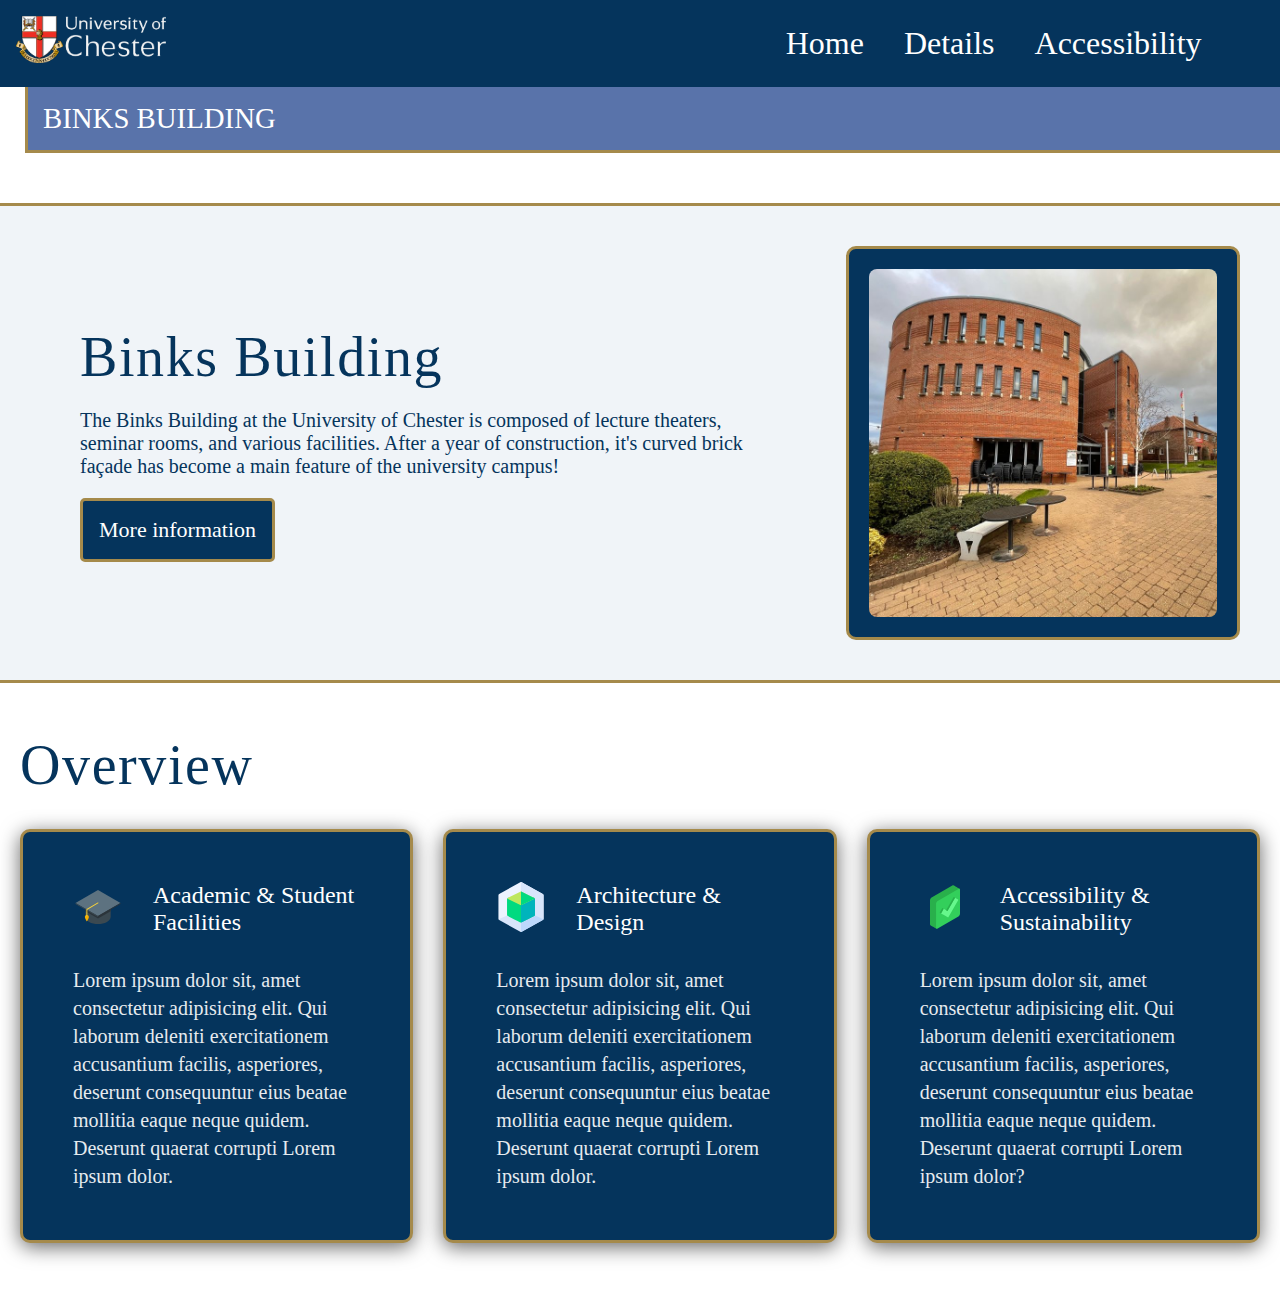
<file: index.html>
<!DOCTYPE html>
<html lang="en">

<head>
    <meta charset="UTF-8">
    <meta name="viewport" content="width=device-width, initial-scale=1.0">
    <link rel="stylesheet" href="styles.css">
    <title>Binks Building | Chester University</title>
</head>

<body>
    <!-- Header/nav-->
    <nav>
        <a href="https://www.chester.ac.uk/" target="_blank"><img src="./img/university-logo.png" alt="University of Chester logo" width="150px", height="auto"></a>
        <ul>
            <li><a href="index.html">Home</a></li>
            <li><a href="details.html">Details</a></li>
            <li><a href="accessibility.html">Accessibility</a></li>
        </ul>
    </nav>
    <header>
        <h2>BINKS BUILDING</h2>    
    </header>

    <!-- Hero -->
    <section class="hero">
        <!-- PLACEHOLDER IMG: REPLACE -->
        <div class="hero-txt">
            <h1>Binks Building</h1>
            <p>The Binks Building at the University of Chester is composed of lecture theaters, seminar rooms, and various facilities. After a year of construction, it's curved brick façade has become a main feature of 
            the university campus!</p>
            <a href="details.html" class="btn">More information</a>
        </div>
        <aside>
            <img src="./img/binks_1_placeholder 1.png" alt="PLACEHOLDER IMAGE" width="600" height="auto">
        </aside>
    </section>

    <br>

    <!-- Cards -->
    <div class="container">
        <h1 class="cards-title">Overview</h1>
        <section class="info-cards">
            <div class="info-card">
                <div class="card-title">
                    <img src="./img/diploma.svg" alt="Diploma icon" height="50px" width="auto">
                    <h3>Academic & Student Facilities</h3>
                </div>  
                <div class="card-info">
                    <p>
                        Lorem ipsum dolor sit, amet consectetur adipisicing elit. Qui laborum deleniti exercitationem 
                        accusantium facilis, asperiores, deserunt consequuntur eius beatae mollitia eaque neque quidem. 
                        Deserunt quaerat corrupti Lorem ipsum dolor.
                    </p>
                </div>
            </div>
            <div class="info-card">
                <div class="card-title">
                    <img src="./img/blueprint.svg" alt="Architecture icon" height="50px" width="auto">
                    <h3>Architecture & Design</h3>
                </div>  
                <div class="card-info">
                    <p>
                        Lorem ipsum dolor sit, amet consectetur adipisicing elit. Qui laborum deleniti exercitationem 
                        accusantium facilis, asperiores, deserunt consequuntur eius beatae mollitia eaque neque quidem. 
                        Deserunt quaerat corrupti Lorem ipsum dolor.
                    </p>
                </div>
            </div>
            <div class="info-card">
                <div class="card-title">
                    <img src="./img/eco.svg" alt="Sustainability icon" height="50px" width="auto">
                    <h3>Accessibility & Sustainability</h3>
                </div>  
                <div class="card-info">
                    <p>
                        Lorem ipsum dolor sit, amet consectetur adipisicing elit. Qui laborum deleniti exercitationem 
                        accusantium facilis, asperiores, deserunt consequuntur eius beatae mollitia eaque neque quidem. 
                        Deserunt quaerat corrupti Lorem ipsum dolor?
                    </p>
                </div>
            </div>
        </section>
    </div>

    <!-- footer -->
    <footer>

    </footer>
</body>
</html>
</file>
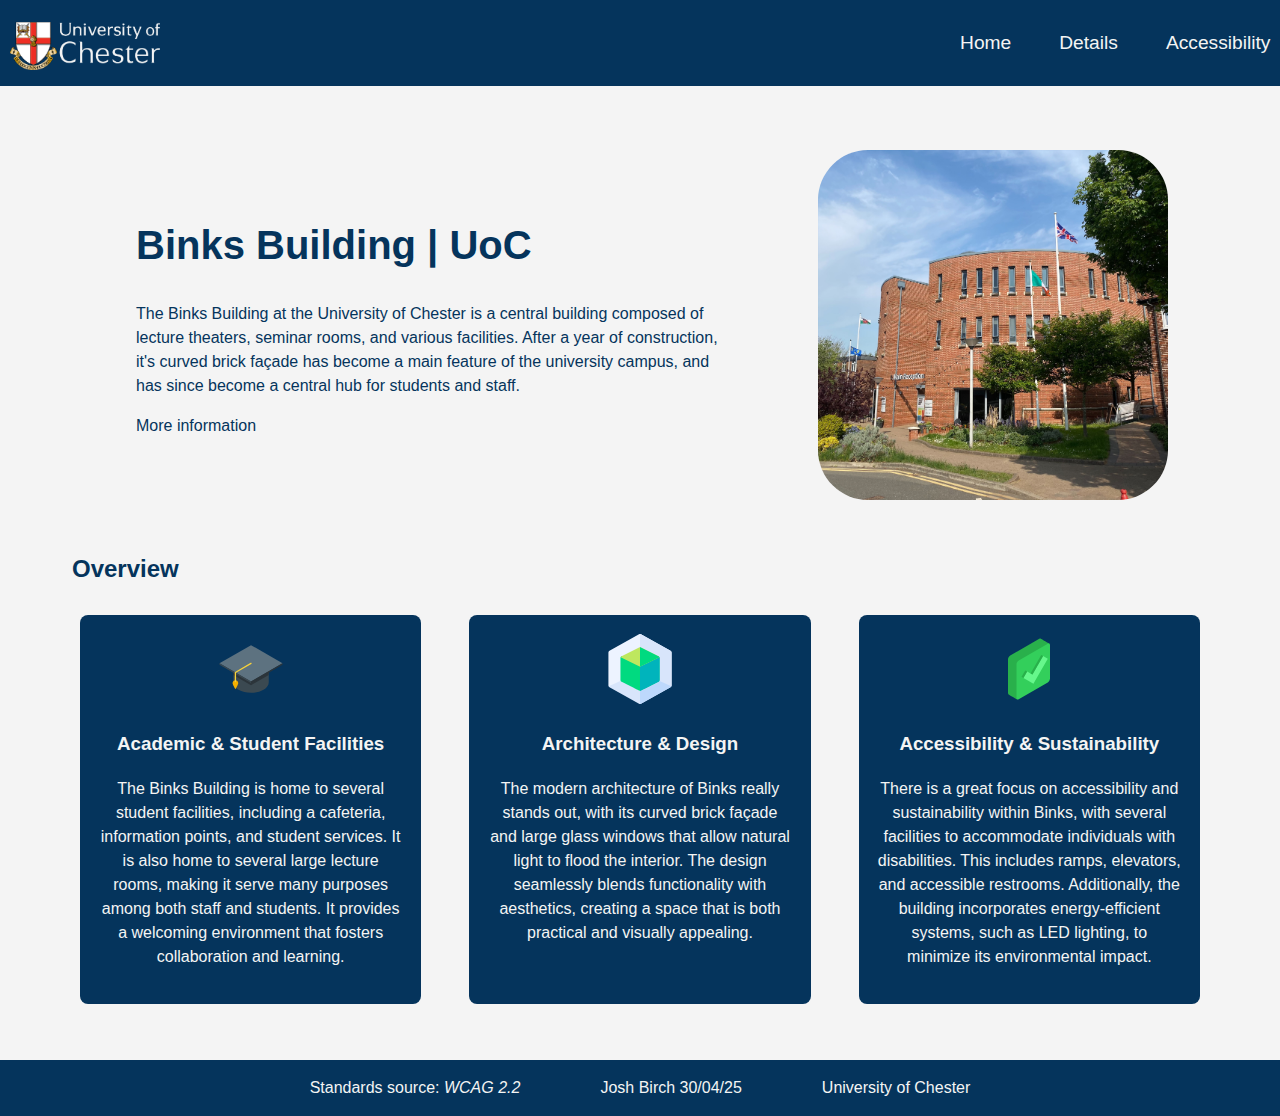
<file: binks-building-website/index.html>
<!DOCTYPE html>
<html lang="en">

<head>
    <meta charset="UTF-8">
    <meta name="viewport" content="width=device-width, initial-scale=1.0">
    <link rel="stylesheet" href="./css/styles.css">
    <title>Binks Building | Chester University</title>
</head>

<body>
    <!-- Header/nav-->
    <header>
        <nav>
            <div class="university-link">
                <a href="index.html"><img src="./img/university-logo.png" alt="University of Chester logo" width="150" height="48"></a>
            </div>
            <ul>
                <li><a href="#">Home</a></li>
                <li><a href="details.html">Details</a></li>
                <li><a href="accessibility.html">Accessibility</a></li>
            </ul>
        </nav>
    </header>

    <!-- Hero -->
    <main aria-labelledby="home-page">
        <section class="hero">
            <div class="content">
                <h1 id="home-page">Binks Building | UoC</h1>
                <p>The Binks Building at the University of Chester is a central building composed of lecture theaters, seminar rooms, and various facilities. After a year of construction, it's curved brick façade has become a main feature of the university campus, and has since become a central hub for students and staff.</p>
                <a href="details.html" class="info-link">More information</a>
            </div>
            <aside>
                <img src="./img/binks-front.jpeg" alt="Front of the Binks Building at University of Chester" width="350" height="350">
            </aside>
        </section>
    
        <br>

        <!-- Cards -->
        <h2 id="overview-heading">Overview</h2>
        <section aria-labelledby="overview-heading" class="overview">
            <article>
                <img src="./img/diploma.svg" alt="Diploma icon" height="70" width="70">
                <h3>Academic & Student Facilities</h3>
                <p>
                    The Binks Building is home to several student facilities, including a cafeteria, information points,
                    and student services. It is also home to several large lecture rooms, making it serve many purposes
                    among both staff and students. It provides a welcoming environment that fosters collaboration and learning.
                </p>
            </article>
            <article>
                <img src="./img/blueprint.svg" alt="Architecture icon" height="70" width="70">
                <h3>Architecture & Design</h3>
                <p>
                    The modern architecture of Binks really stands out, with its curved brick façade and large glass windows that allow natural light to flood the interior. The design seamlessly blends functionality with aesthetics, creating a space that is both practical and visually appealing.
                </p>
            </article>
            <article>
                <img src="./img/eco.svg" alt="Sustainability icon" height="70" width="70">
                <h3>Accessibility & Sustainability</h3>
                <p>
                    There is a great focus on accessibility and sustainability within Binks, with several facilities 
                    to accommodate individuals with disabilities. This includes ramps, elevators, and accessible restrooms. Additionally, the building incorporates energy-efficient systems, such as LED lighting, to minimize its environmental impact.
                </p>
            </article>
        </section>
    </main>
    <footer>
        <p>Standards source: <cite><a href="https://www.w3.org/WAI/WCAG22/quickref/" target="_blank">WCAG 2.2</a></cite></p>
        <p>Josh Birch <time datetime="30-04-2025">30/04/25</time></p>
        <p><a href="https://chester.ac.uk/" target="_blank">University of Chester</a></p>
    </footer>
</body>
</html>
</file>
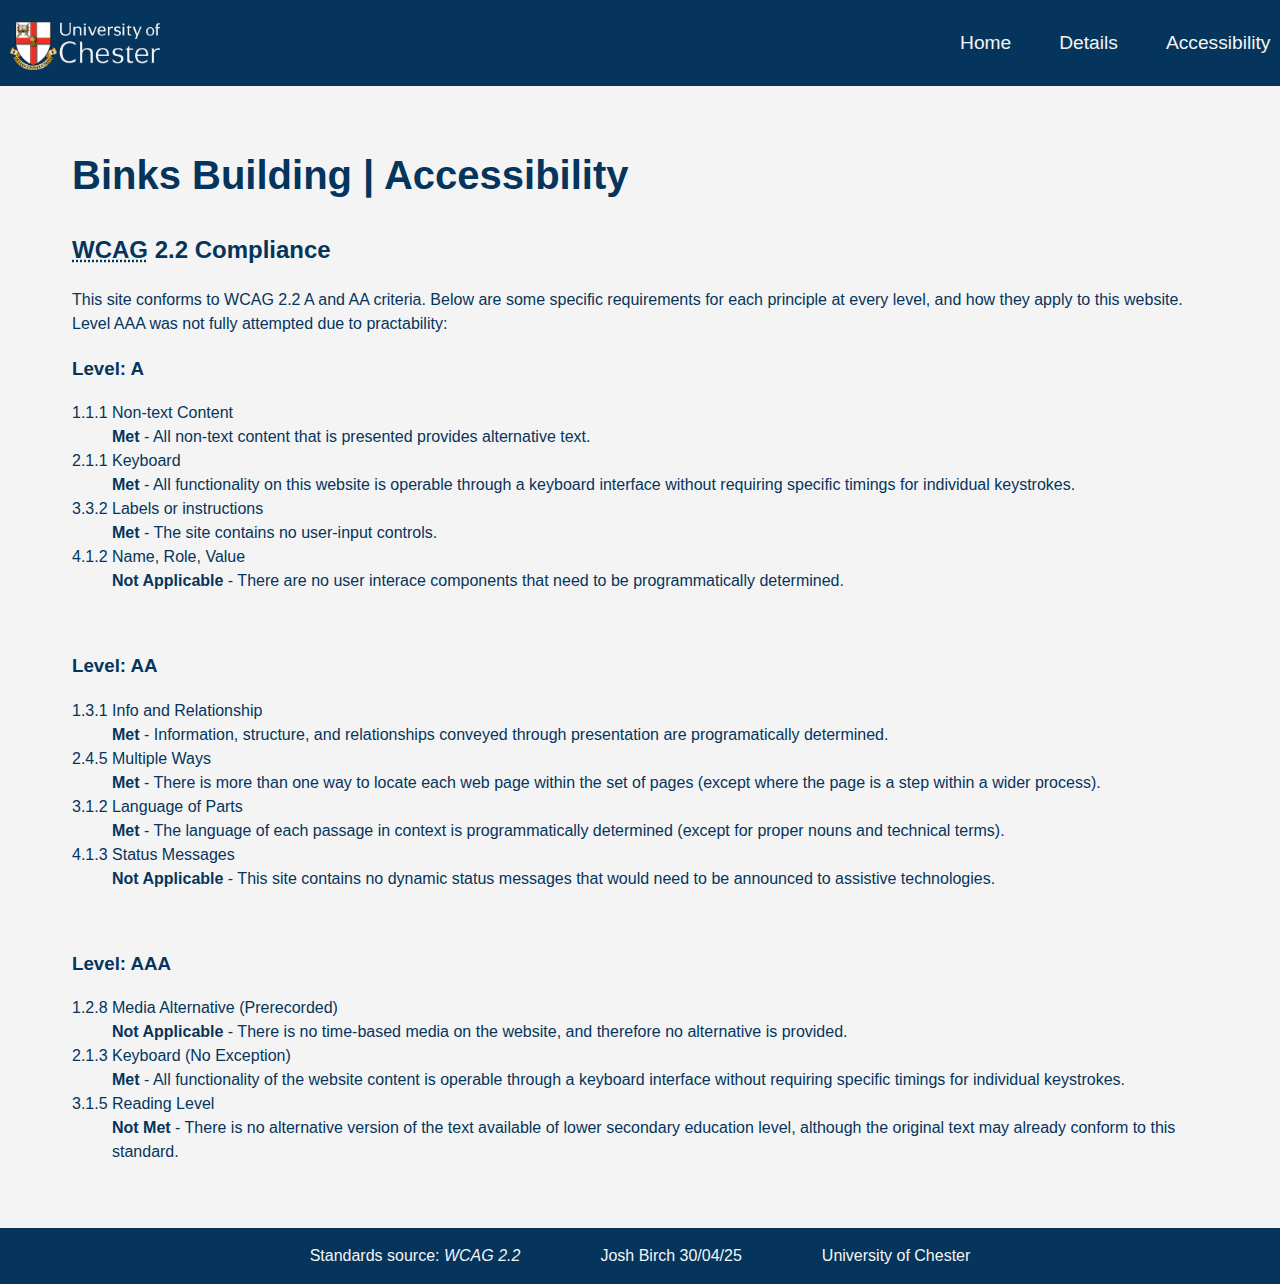
<file: accessibility.html>
<!DOCTYPE html>
<html lang="en">

<head>
    <meta charset="UTF-8">
    <meta name="viewport" content="width=device-width, initial-scale=1.0">
    <link rel="stylesheet" href="./css/styles.css">
    <title>Accessibility | Binks Building</title>
</head>

<body class="accessibility">
    <!-- Header/nav-->
    <header>
        <nav>
            <div class="university-link">
                <a href="index.html"><img src="./img/university-logo.png" alt="University of Chester logo" width="150" height="48"></a>
            </div>
            <ul>
                <li><a href="index.html">Home</a></li>
                <li><a href="details.html">Details</a></li>
                <li><a href="accessibility.html">Accessibility</a></li>
            </ul>
        </nav>
    </header> 

    <main aria-labelledby="accessibility-page">
        <h1 id="accessibility-page">Binks Building | Accessibility</h1>
        <section>
            <h2><abbr title="Web Content Accessibility Guidelines">WCAG</abbr> 2.2 Compliance</h2>
            <p>This site conforms to WCAG 2.2 A and AA criteria. Below are some specific requirements for each principle at every level, and how they apply to this website. Level AAA was not fully attempted due to practability:</p>

            <h3>Level: A</h3>
            <dl>
                <dt>1.1.1 Non-text Content</dt>
                <dd><strong>Met</strong> - All non-text content that is presented provides alternative text.</dd>

                <dt>2.1.1 Keyboard</dt>
                <dd><strong>Met</strong> - All functionality on this website is operable through a keyboard interface without requiring specific timings for individual keystrokes.</dd>

                <dt>3.3.2 Labels or instructions</dt>
                <dd><strong>Met</strong> - The site contains no user-input controls.</dd>

                <dt>4.1.2 Name, Role, Value</dt>
                <dd><strong>Not Applicable</strong> - There are no user interace components that need to be programmatically determined.</dd>
            </dl>
            <br>
            <h3>Level: AA</h3>
            <dl>
                <dt>1.3.1 Info and Relationship</dt>
                <dd><strong>Met</strong> - Information, structure, and relationships conveyed through presentation are programatically determined.</dd>
                
                <dt>2.4.5 Multiple Ways</dt>
                <dd><strong>Met</strong> - There is more than one way to locate each web page within the set of pages (except where the page is a step within a wider process).</dd>
                
                <dt>3.1.2 Language of Parts</dt>
                <dd><strong>Met</strong> - The language of each passage in context is programmatically determined (except for proper nouns and technical terms).</dd>
                
                <dt>4.1.3 Status Messages</dt>
                <dd><strong>Not Applicable</strong> - This site contains no dynamic status messages that would need to be announced to assistive technologies.</dd>
            </dl>
            <br>
            <h3>Level: AAA</h3>
            <dl>
                <dt>1.2.8 Media Alternative (Prerecorded)</dt>
                <dd><strong>Not Applicable</strong> - There is no time-based media on the website, and therefore no alternative is provided.</dd>
                
                <dt>2.1.3 Keyboard (No Exception)</dt>
                <dd><strong>Met</strong> - All functionality of the website content is operable through a keyboard interface without requiring specific timings for individual keystrokes.</dd>
                
                <dt>3.1.5 Reading Level</dt>
                <dd><strong>Not Met</strong> - There is no alternative version of the text available of lower secondary education level, although the original text may already conform to this standard.</dd>
            </dl>
        </section>
    </main>
    <footer>
        <p>Standards source: <cite><a href="https://www.w3.org/WAI/WCAG22/quickref/" target="_blank">WCAG 2.2</a></cite></p>
        <p>Josh Birch <time datetime="2025-04-30">30/04/25</time></p>
        <p><a href="https://chester.ac.uk/" target="_blank">University of Chester</a></p>
    </footer>
</body>
</html>
</file>
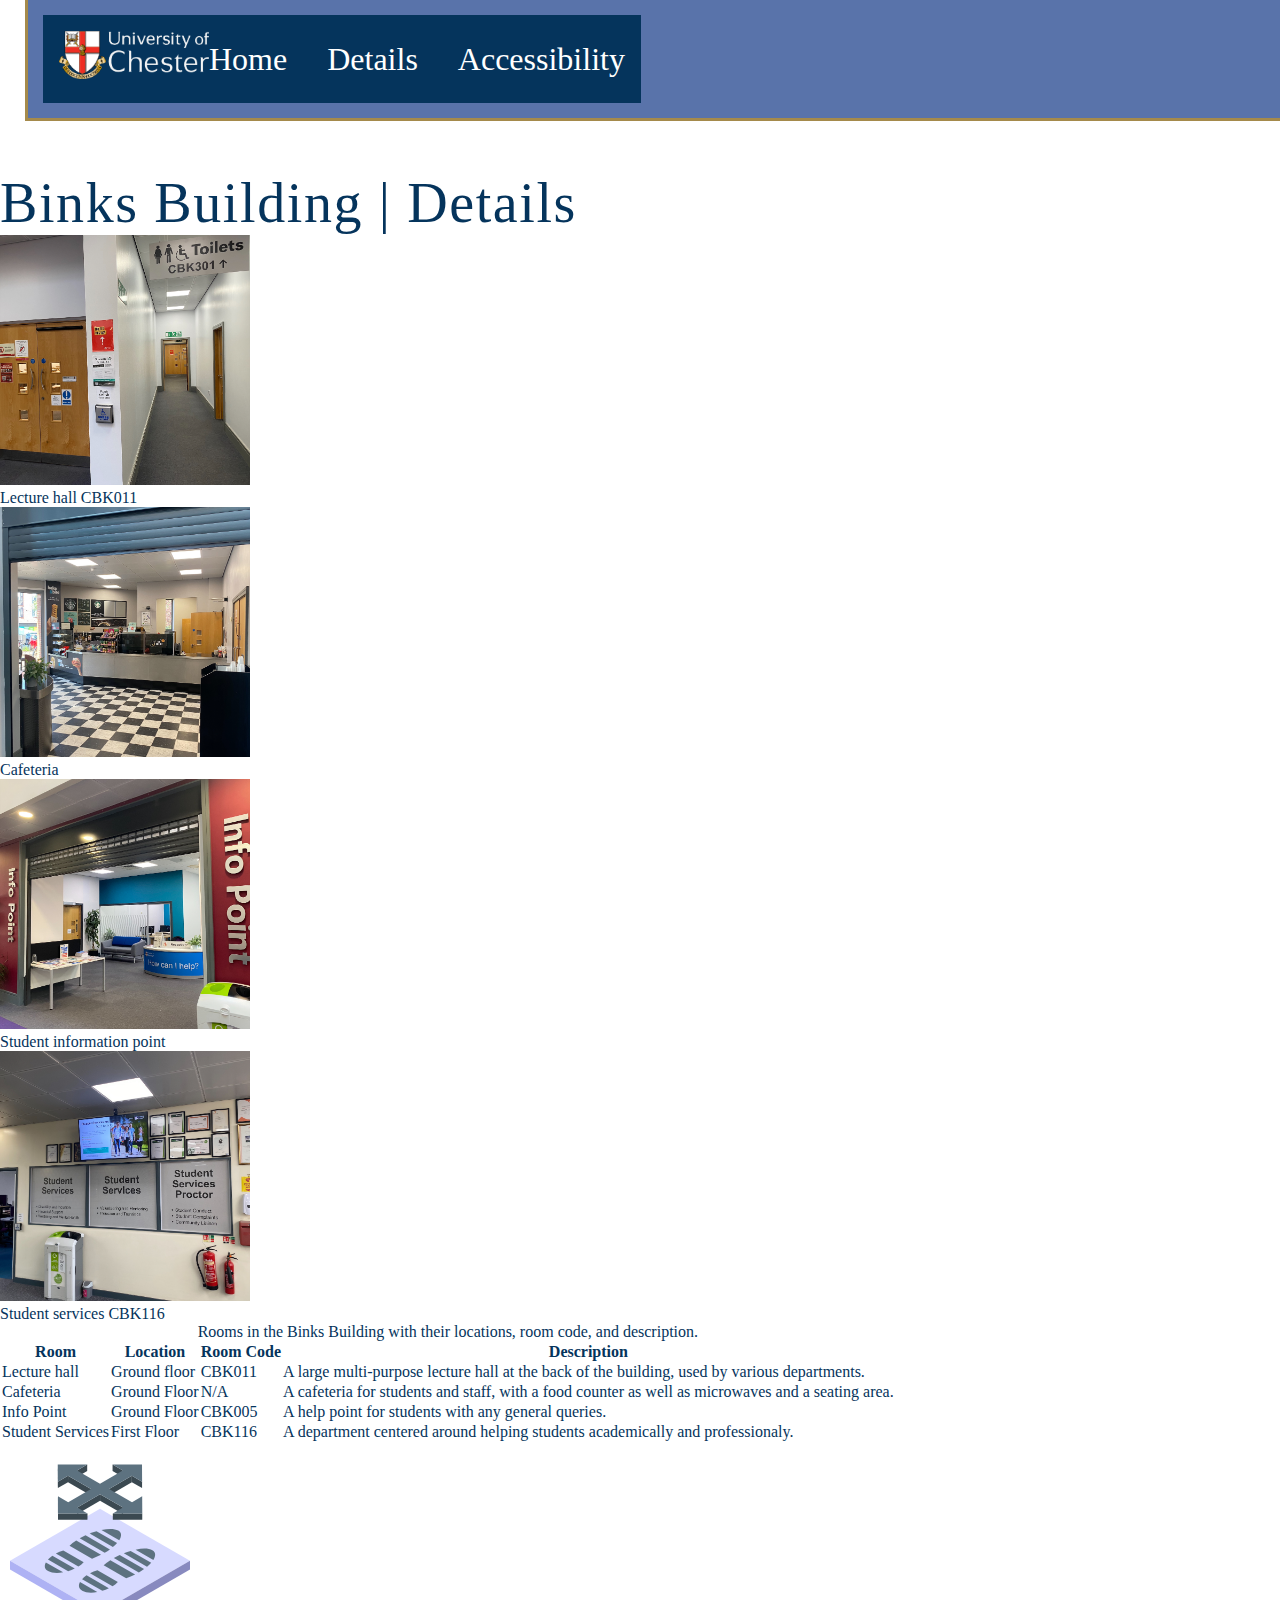
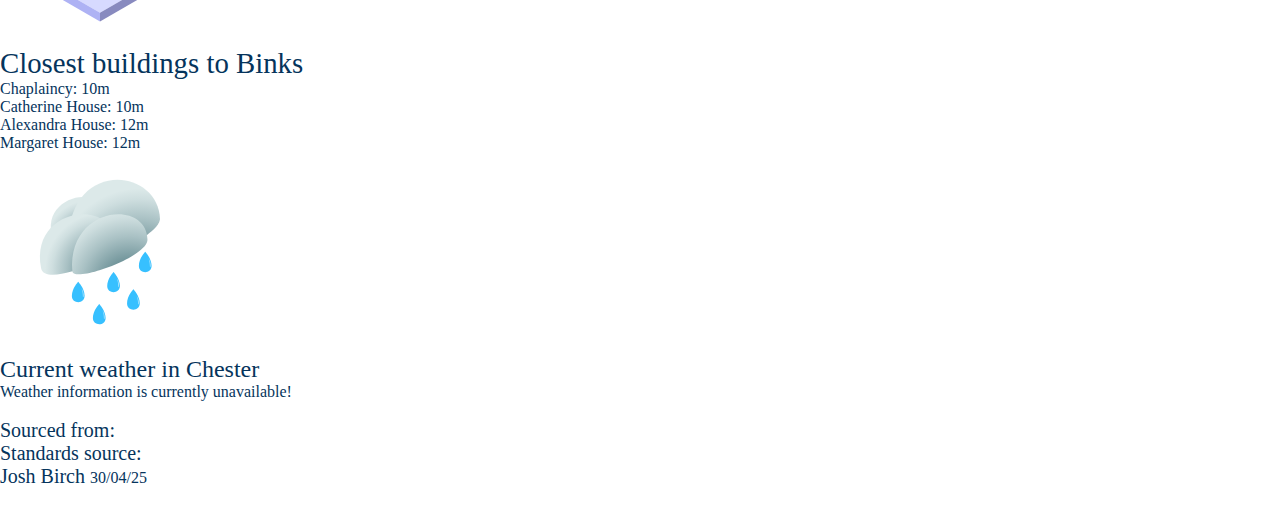
<file: details.html>
<!DOCTYPE html>
<html lang="en">

<head>
    <meta charset="UTF-8">
    <meta name="viewport" content="width=device-width, initial-scale=1.0">
    <link rel="stylesheet" href="styles.css">
    <title>Details | Binks Building</title>
</head>

<body class="details">
    <!-- Header/Nav -->
    <header>
        <nav>
            <div class="university-link">
                <a href="index.html"><img src="./img/university-logo.png" alt="University of Chester logo" width="150" height="48"></a>
            </div>
            <ul>
                <li><a href="index.html">Home</a></li>
                <li><a href="details.html">Details</a></li>
                <li><a href="accessibility.html">Accessibility</a></li>
            </ul>
        </nav>
    </header> 

    <!-- main -->
    <main>
        <h1>Binks Building | Details</h1>
        <!--separate these into equal panels -->
        <section class="panel-grid">
            <div class="panel img-panel">
                <div class="img-grid">
                    <figure>
                        <img src="./img/binks-lecture.jpeg" alt="Lecture hall CBK011 in the Binks Building." height="250" width="250">
                        <figcaption>Lecture hall CBK011</figcaption>
                    </figure>
                    <figure>    
                        <img src="./img/binks-caf-2.jpeg" alt="Cafeteria inside the Binks Building." height="250" width="250">
                        <figcaption>Cafeteria</figcaption>
                    </figure>
                    <figure>
                        <img src="./img/binks-info-points.jpeg" alt="Student information points inside Binks." height="250" width="250">
                        <figcaption>Student information point</figcaption>
                    </figure>
                    <figure>
                        <img src="./img/binks-student-services.jpeg" alt="Student services in the Binks building." height="250" width="250">
                        <figcaption>Student services CBK116</figcaption>
                    </figure>
                </div>
            </div>
            
            <div class="panel table-panel">
                <div class="table-container">
                    <table>
                        <caption>Rooms in the Binks Building with their locations, room code, and description.</caption>
                        <thead>
                            <tr>
                                <th>Room</th>
                                <th>Location</th>
                                <th>Room Code</th>
                                <th>Description</th>
                            </tr>
                        </thead>
                        <tbody>
                            <tr>
                                <td>Lecture hall</td>
                                <td>Ground floor</td>
                                <td>CBK011</td>
                                <td>A large multi-purpose lecture hall at the back of the building, used by various departments.</td>
                            </tr>
                            <tr>
                                <td>Cafeteria</td>
                                <td>Ground Floor</td>
                                <td>N/A</td>
                                <td>A cafeteria for students and staff, with a food counter as well as microwaves and a seating area.</td>
                            </tr>
                            <tr>
                                <td>Info Point</td>
                                <td>Ground Floor</td>
                                <td>CBK005</td>
                                <td>A help point for students with any general queries.</td>
                            </tr>
                            <tr>
                                <td>Student Services</td>
                                <td>First Floor</td>
                                <td>CBK116</td>
                                <td>A department centered around helping students academically and professionaly.</td>
                            </tr>
                        </tbody>
                    </table>
                </div>
            </div>
            
            <div class="panel distances-panel">
                <article class="building-distances">
                    <img src="./img/direction.svg" alt="Distance icon" width="200" height="200">
                <h2>Closest buildings to Binks</h2>
                <ol>
                    <li>Chaplaincy: 10m</li>
                    <li>Catherine House: 10m</li>
                    <li>Alexandra House: 12m</li>
                    <li>Margaret House: 12m</li>
                </ol>
                </article>
            </div>

            <div class="panel weather-panel">
                <div class="weather-container">
                    <img src="./img/sky.svg" alt="Weather icon" width="200" height="200">
                    <h3>Current weather in Chester</h3>
                    <div id="weather"></div><br>
                    <p>Sourced from: <a href="https://weatherstack.com" target="_blank">https://weatherstack.com/</a></p>
                </div>
            </div>
        </section>
    </main>

    <footer>
        <p>Standards source: <cite><a href="https://www.w3.org/WAI/WCAG22/quickref/" target="_blank">WCAG 2.2</a></cite></p>
        <p>Josh Birch <time datetime="30-04-2025">30/04/25</time></p>
        <p><a href="https://chester.ac.uk/" target="_blank">University of Chester</a></p>
    </footer>
    
<script src="weather.js"></script>
</body>
</html>
</file>
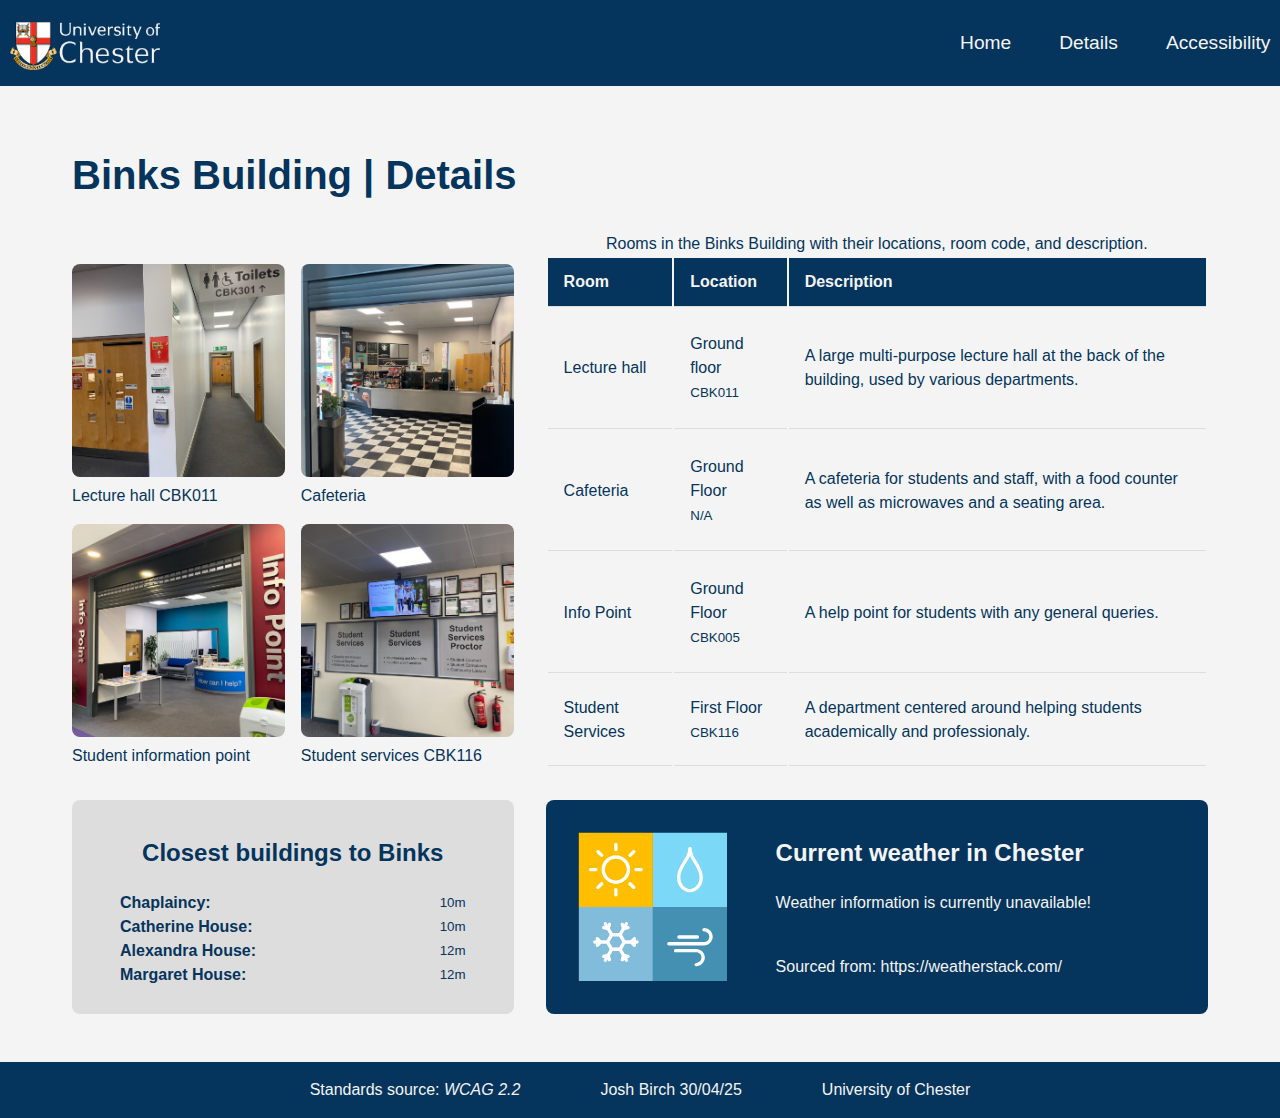
<file: binks-building-website/details.html>
<!DOCTYPE html>
<html lang="en">

<head>
    <meta charset="UTF-8">
    <meta name="viewport" content="width=device-width, initial-scale=1.0">
    <link rel="stylesheet" href="./css/styles.css">
    <title>Details | Binks Building</title>
</head>

<body class="details">
    <!-- Header/Nav -->
    <header>
        <nav>
            <div class="university-link">
                <a href="index.html"><img src="./img/university-logo.png" alt="University of Chester logo" width="150" height="48"></a>
            </div>
            <ul>
                <li><a href="index.html">Home</a></li>
                <li><a href="details.html">Details</a></li>
                <li><a href="accessibility.html">Accessibility</a></li>
            </ul>
        </nav>
    </header> 

    <!-- main -->
    <main aria-labelledby="details-page">
        <h1 id="details-page">Binks Building | Details</h1>
        <!--separate these into equal panels -->
        <section class="panel-grid">
            <div class="gallery">
                <figure>
                    <img src="./img/binks-lecture.jpeg" alt="Lecture hall CBK011 in the Binks Building." height="250" width="250">
                    <figcaption>Lecture hall CBK011</figcaption>
                </figure>
                <figure>    
                    <img src="./img/binks-caf-2.jpeg" alt="Cafeteria inside the Binks Building." height="250" width="250">
                    <figcaption>Cafeteria</figcaption>
                </figure>
                <figure>
                    <img src="./img/binks-info-points.jpeg" alt="Student information points inside Binks." height="250" width="250">
                    <figcaption>Student information point</figcaption>
                </figure>
                <figure>
                    <img src="./img/binks-student-services.jpeg" alt="Student services in the Binks building." height="250" width="250">
                    <figcaption>Student services CBK116</figcaption>
                </figure>
            </div>
                
            <table class="details-table">
                <caption>Rooms in the Binks Building with their locations, room code, and description.</caption>
                <thead>
                    <tr>
                        <th>Room</th>
                        <th>Location</th>
                        <th>Description</th>
                    </tr>
                </thead>
                <tbody>
                    <tr>
                        <td>Lecture hall</td>
                        <td>Ground floor<br><small>CBK011</small></td>
                        <td>A large multi-purpose lecture hall at the back of the building, used by various departments.</td>
                    </tr>
                    <tr>
                        <td>Cafeteria</td>
                        <td>Ground Floor<br><small>N/A</small></td>
                        <td>A cafeteria for students and staff, with a food counter as well as microwaves and a seating area.</td>
                    </tr>
                    <tr>
                        <td>Info Point</td>
                        <td>Ground Floor<br><small>CBK005</small></td>
                        <td>A help point for students with any general queries.</td>
                    </tr>
                    <tr>
                        <td>Student Services</td>
                        <td>First Floor<br><small>CBK116</small></td>
                        <td>A department centered around helping students academically and professionaly.</td>
                    </tr>
                </tbody>
            </table>

            <article class="nearby">

                <h2>Closest buildings to Binks</h2>
                <ol>
                    <li><strong>Chaplaincy: </strong><small>10m</small></li>
                    <li><strong>Catherine House: </strong><small>10m</small></li>
                    <li><strong>Alexandra House: </strong><small>12m</small></li>
                    <li><strong>Margaret House: </strong><small>12m</small></li>
                </ol>
            </article>

            <div class="weather">
                <img src="./img/weather-forecast.svg" alt="Weather icon" height="150" width="150">
                <h2>Current weather in Chester</h2>
                <div id="weather"></div><br>
                <p class="source">Sourced from: <a href="https://weatherstack.com" target="_blank">https://weatherstack.com/</a></p>
            </div>
        </section>
    </main>

    <footer>
        <p>Standards source: <cite><a href="https://www.w3.org/WAI/WCAG22/quickref/" target="_blank">WCAG 2.2</a></cite></p>
        <p>Josh Birch <time datetime="30-04-2025">30/04/25</time></p>
        <p><a href="https://chester.ac.uk/" target="_blank">University of Chester</a></p>
    </footer>
    
<script src="js/weather.js"></script>
</body>
</html>
</file>
<file: styles.css>
/* GLOBAL */
*
{
    font-family: 'Georgia', Times, serif;
    margin: 0;
    padding: 0;
    box-sizing: border-box;
    font-size: 16px;
    outline: none;
    border: none;
    text-decoration: none;
}

html {
    background: #fff;
    color: #05345C;
}

h1, h2, h3 {
    font-weight: lighter;
}

h1 {
    font-size: 3.5rem;
    letter-spacing: 0.1rem;
}

h2 {
    font-size: 1.8rem;
}

h3 {
    font-size: 1.5rem;
}

p {
    font-size: 20px;
}

a {
    color: #fff;
}

a:visited{
    color: #fff;
}

a:hover {
    text-decoration: underline;
    text-decoration-color: #ED2D24;
    text-decoration-thickness: 3px;
}

ul {
    list-style: none;
}

.container  {
    max-width: 1600px;
    margin: 0 auto;
    box-sizing: border-box;
    padding: 0px 20px;
}

.btn { 
    display: inline-block;
    width: fit-content;
    padding: 16px;
    font-size: 22px;
    border: 3px solid #A58A4B;
    border-radius: 5px;
    background: #05345C;
    color: #fff;
    transition: 0.4s;
}

a.btn {
    text-decoration: none;
}

.btn:hover {
    background: #A58A4B;
    border: 3px solid #05345C;
}

/* HEADER/NAV */
nav {
    background: #05345C;
    display: flex;
    align-items: center;
    padding: 1rem;
}

nav img {    /* UoC logo */
    margin-right: auto;
}

nav ul {
    display: flex;
    margin-left: auto;
    margin-right: 5%;
    gap: 40px;
    color: #fff;
}

nav a {
    font-size: 2rem;
}

header {
    background: #5973AA;
    color: #fff;
    display: flex;
    margin-right: auto;
    margin-left: 25px;
    margin-bottom: 50px;
    padding: 15px;
    border-bottom: 3px solid #A58A4B;
    border-left: 3px solid #A58A4B;
}

/* HERO */
.hero {
    display: flex;
    align-items: center;
    gap: 30px;
    padding: 40px;
    border-bottom: 3px solid #A58A4B;
    border-top: 3px solid #A58A4B;
    background-color: #f0f4f8;
}

.hero aside {
    flex: 1;
    display: flex;
    justify-content: center;
    align-items: center;
    padding: 20px;
    background: #05345C;
    border: 3px solid #A58A4B;
    border-radius: 10px;
}

.hero aside img {
    max-width: 100%;
    height: auto;
    border-radius: 8px;
}

.hero-txt {
    flex: 2;
    display: flex;
    flex-direction: column;
    gap: 20px;
    padding: 40px;
}

/* CARDS */
.cards-title {
    margin: 2rem 0;
    align-items: left;
}

.info-cards {
    color: #fff;
    display: grid;
    grid-template-columns: 1fr 1fr 1fr;
    column-gap: 30px;
    margin-top: 20px;
    width: 100%;
}

.info-card {
    background: #05345C;
    box-sizing: border-box;
    padding: 50px;
    border-radius: 10px;
    margin-bottom: 50px;
    box-shadow: 0 4px 20px rgba(0, 0, 0, 0.6);
    border: 3px solid #A58A4B;
}

.card-title {
    display: grid;
    grid-template-columns: 50px 1fr;
    column-gap: 30px;
    margin-bottom: 30px;
}

.card-info p {
    line-height: 1.4;
    opacity: 0.9;
}



/* ADD MEDIA QUERIES */

/* OLD STYLING */
/* .header h1
{
    font-family: 'Gill Sans', 'Gill Sans MT', Calibri, 'Trebuchet MS', sans-serif;
}

.header nav
{
    display: flex;
}

.header nav ul
{
    list-style: none;
    margin: 0;
    padding: 5px;
    display: flex;
}

.header nav a
{
    text-decoration: none;
    color: orange;
    font-weight: bold;
    padding: 5px 10px;
}

.header nav a:hover
{
    color: orangered;
    border-bottom: 2px solid;
}
</file>
<file: binks-building-website/css/styles.css>
* { 
    box-sizing: border-box;
}
html {
    background: #f4f4f4;
    color: #05345C;
    font-family: 'Trebuchet MS', 'Lucida Sans Unicode', 'Lucida Grande', 'Lucida Sans', Arial, sans-serif;
    line-height: 1.5;
}
body {
    display: flex;
    flex-direction: column;
    min-height: 100vh;
    margin: 0;
}
main {
    max-width: 1200px;
    margin: 0 auto;
    padding: 2rem;
    flex: 1;
}
h1 {
    font-size: 2.5rem;
}
a {
    color: #f4f4f4;
    text-decoration: none;
}
a:hover {
    text-decoration: underline;
}
ul {
    list-style: none;
}
nav {
    display: flex;
    padding: 0.6rem;
    background: #05345C;
    color: #f4f4f4;
}
nav img {
    margin-top: 12px;
}
nav ul {
    display: flex;
    margin-left: auto;
    gap: 3rem;
    font-size: 1.2rem;
}
section.hero {
    display: flex;
    align-items: center;
    justify-content: space-between;
    gap: 2rem;
}
section.hero .content {
    flex: 3;
    margin: 4rem;
}
section.hero aside {
    flex: 2;
}
.hero img {
    border-radius: 50px;
    margin-top: 2rem;
}
section.overview {
    display: flex;
    gap: 2rem;
}
section.overview article {
    flex: 1 1 calc((100% - 2rem*2) / 3);
    background: #05345C;
    color: #f4f4f4;
    padding: 1.2rem;
    margin: 0.5rem;
    border-radius: 0.5rem;
    text-align: center;
}
footer {
    display: flex;
    justify-content: center;
    background: #05345C;
    color: #f4f4f4;
    gap: 5rem;
    margin-top: 1rem;
}
footer a {
    color: inherit;
}
.info-link {
    color: #05345C;
}
.panel-grid {
    display: grid;
    grid-template-columns: 2fr 3fr;
    grid-template-rows: auto auto;
    grid-template-areas:    "gallery details-table" 
                            "nearby weather";
    gap:2rem;
}
.gallery {
    margin-top: 2rem;
    grid-area: gallery;
    display: grid;
    grid-template-columns: repeat(2, 1fr);
    gap: 1rem;
}
.gallery figure{
    position: relative;
    margin: 0;
}
.gallery img {
    width: 100%;
    height: auto;
    border-radius: 0.5rem;
}
.details-table {
    grid-area: details-table;
}
.details-table thead {
    background: #05345C;
    color: #f4f4f4;
}
.details-table th,
.details-table td {
    padding:0.75rem 1rem;
    border-bottom: 1px solid #ddd;
    text-align: left;
}
.nearby {
    grid-area: nearby;
    background: #ddd; /* temp */
    padding: 1rem;
    border-radius: 0.5rem;
}
.nearby h2 {
    text-align: center;
}
.nearby ol {
    padding: 0;
    margin: 0;
}
.nearby li {
    display: flex;
    align-items: center;
    margin: 0 2rem;
}
.nearby li strong {
    display: inline-block;
    color: #05345C;
    border-radius: 50%;
    text-align: center;
    margin-right: 1rem;
}
.nearby small {
    color: #05345C;
    margin-left: auto;
}
.weather {
    grid-area: weather;
    background: #05345C;
    color: #f4f4f4;
    padding: 1rem;
    border-radius: 0.5rem;
    text-align: left;
}
.weather img{
    float: left;
    margin: 1rem 3rem 1rem 1rem;
    max-width: 150px;
}
@media (max-width: 768px){
    .university-link {
        display: none;
    }
    .hero{
        flex-direction: column;
        text-align: center;
    }
    nav ul {
        margin: 0 auto;
    }
    section.hero .content {
    margin: 0;
    }
    .hero aside {
        display: none;
    }
    .overview {
        flex-direction: column;
    }
    .panel-grid {
        display: block;
    }
    footer {
        display: none;
    }
}
</file>
<file: css/styles.css>
* { 
    box-sizing: border-box;
}
html {
    background: #f4f4f4;
    color: #05345C;
    font-family: 'Trebuchet MS', 'Lucida Sans Unicode', 'Lucida Grande', 'Lucida Sans', Arial, sans-serif;
    line-height: 1.5;
}
body {
    display: flex;
    flex-direction: column;
    min-height: 100vh;
    margin: 0;
}
main {
    max-width: 1200px;
    margin: 0 auto;
    padding: 2rem;
    flex: 1;
}
h1 {
    font-size: 2.5rem;
}
a {
    color: #f4f4f4;
    text-decoration: none;
}
a:hover {
    text-decoration: underline;
}
ul {
    list-style: none;
}
nav {
    display: flex;
    padding: 0.6rem;
    background: #05345C;
    color: #f4f4f4;
}
nav img {
    margin-top: 12px;
}
nav ul {
    display: flex;
    margin-left: auto;
    gap: 3rem;
    font-size: 1.2rem;
}
section.hero {
    display: flex;
    align-items: center;
    justify-content: space-between;
    gap: 2rem;
}
section.hero .content {
    flex: 3;
    margin: 4rem;
}
section.hero aside {
    flex: 2;
}
.hero img {
    border-radius: 50px;
    margin-top: 2rem;
}
section.overview {
    display: flex;
    gap: 2rem;
}
section.overview article {
    flex: 1 1 calc((100% - 2rem*2) / 3);
    background: #05345C;
    color: #f4f4f4;
    padding: 1.2rem;
    margin: 0.5rem;
    border-radius: 0.5rem;
    text-align: center;
}
footer {
    display: flex;
    justify-content: center;
    background: #05345C;
    color: #f4f4f4;
    gap: 5rem;
    margin-top: 1rem;
}
footer a {
    color: inherit;
}
.info-link {
    color: #05345C;
}
.panel-grid {
    display: grid;
    grid-template-columns: 2fr 3fr;
    grid-template-rows: auto auto;
    grid-template-areas:    "gallery details-table" 
                            "nearby weather";
    gap:2rem;
}
.gallery {
    margin-top: 2rem;
    grid-area: gallery;
    display: grid;
    grid-template-columns: repeat(2, 1fr);
    gap: 1rem;
}
.gallery figure{
    position: relative;
    margin: 0;
}
.gallery img {
    width: 100%;
    height: auto;
    border-radius: 0.5rem;
}
.details-table {
    grid-area: details-table;
}
.details-table thead {
    background: #05345C;
    color: #f4f4f4;
}
.details-table th,
.details-table td {
    padding:0.75rem 1rem;
    border-bottom: 1px solid #ddd;
    text-align: left;
}
.nearby {
    grid-area: nearby;
    background: #ddd; /* temp */
    padding: 1rem;
    border-radius: 0.5rem;
}
.nearby h2 {
    text-align: center;
}
.nearby ol {
    padding: 0;
    margin: 0;
}
.nearby li {
    display: flex;
    align-items: center;
    margin: 0 2rem;
}
.nearby li strong {
    display: inline-block;
    color: #05345C;
    border-radius: 50%;
    text-align: center;
    margin-right: 1rem;
}
.nearby small {
    color: #05345C;
    margin-left: auto;
}
.weather {
    grid-area: weather;
    background: #05345C;
    color: #f4f4f4;
    padding: 1rem;
    border-radius: 0.5rem;
    text-align: left;
}
.weather img{
    float: left;
    margin: 1rem 3rem 1rem 1rem;
    max-width: 150px;
}
@media (max-width: 768px){
    .university-link {
        display: none;
    }
    .hero{
        flex-direction: column;
        text-align: center;
    }
    nav ul {
        margin: 0 auto;
    }
    section.hero .content {
    margin: 0;
    }
    .hero aside {
        display: none;
    }
    .overview {
        flex-direction: column;
    }
    .panel-grid {
        display: block;
    }
    footer {
        display: none;
    }
}
</file>
